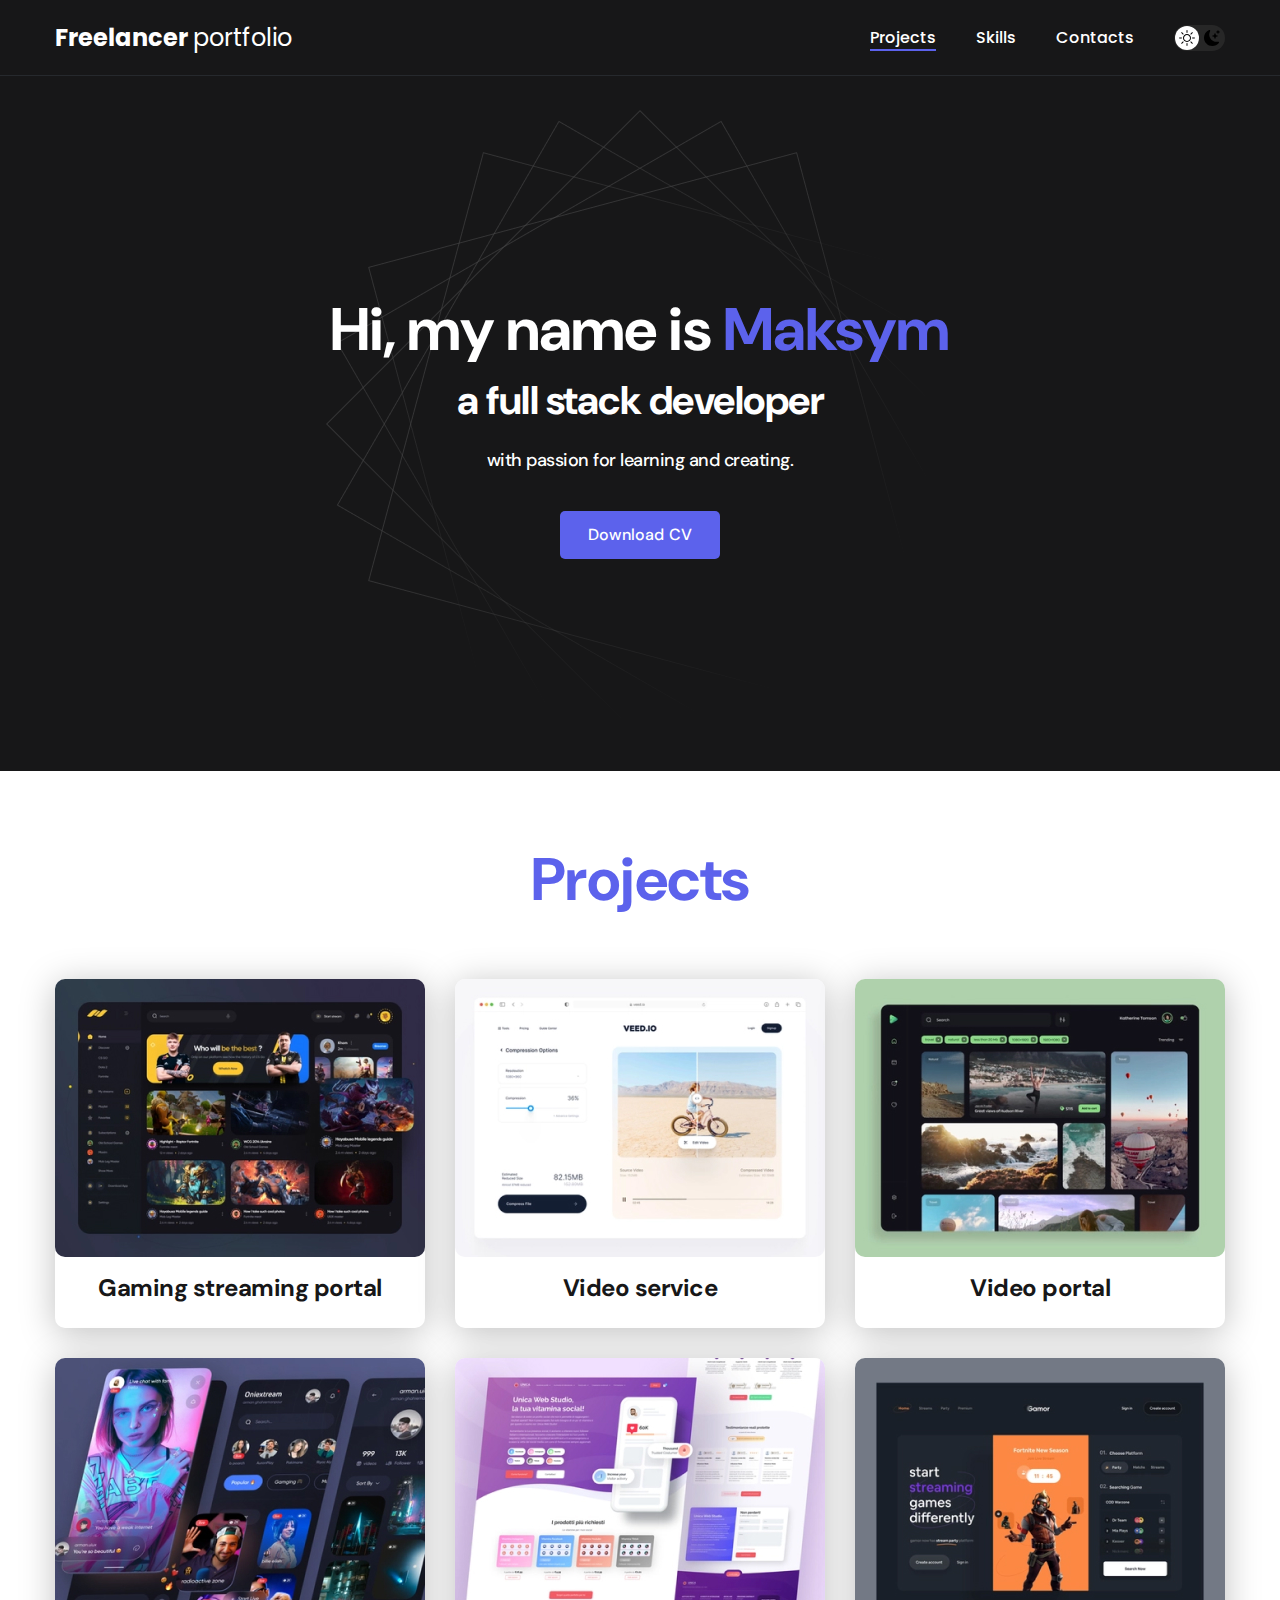
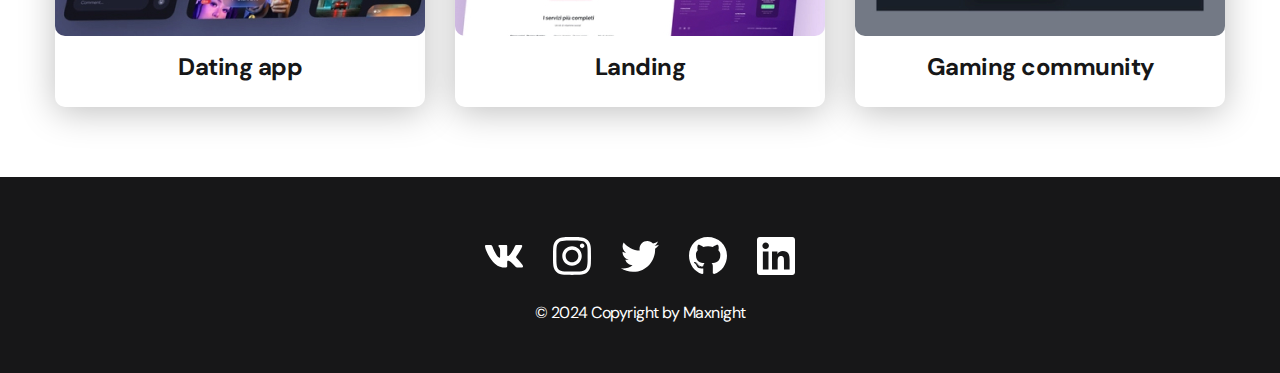
<file: index.html>
<!DOCTYPE html>
<html lang="en">

<head>
    <meta charset="UTF-8">
    <meta name="viewport" content="width=device-width, initial-scale=1.0">
    <title>Freelancer Portfolio</title>

    <link rel="stylesheet" href="./css/main.css">
</head>

<body>

    <nav class="nav">
        <div class="container">
            <div class="nav-row">
                <a href="" class="logo"><strong>Freelancer </strong>portfolio</a>

                <button class="dark-mode-btn">
                    <img class="dark-mode-btn__icon" src="./img/icons/sun.svg" alt="Light mode">
                    <img class="dark-mode-btn__icon" src="./img/icons/moon.svg" alt="Dark mode">
                </button>
                <ul class="nav-list">
                    <li class="nav-list__item">
                        <a class="nav-list__link nav-list__link--active" href="./index.html">Projects</a>
                    </li>
                    <li class="nav-list__item">
                        <a class="nav-list__link" href="./skills.html">Skills</a>
                    </li>
                    <li class="nav-list__item">
                        <a class="nav-list__link" href="./contact.html">Contacts</a>
                    </li>
                </ul>
            </div>
        </div>
    </nav>

    <header class="header">
        <div class="header__wrapper">
            <h1 class="header__title">
                <strong>Hi, my name is <em>Maksym</em></strong><br>
                a full stack developer
            </h1>

            <div class="header__text">
                <p>with passion for learning and creating.</p>
            </div>
            <a href="#!" class="btn">Download CV</a>
        </div>
    </header>


    <main class="section">
        <div class="container">
            <h2 class="title-1">Projects</h2>
            <ul class="projects">
                <li class="project">
                    <a href="./project-page-1.html">
                        <img class="project__img" src="./img/projects/01.jpg" alt="">
                        <h3 class="project__title">Gaming streaming portal</h3>
                    </a>
                </li>
                <li class="project">
                    <a href="./project-page-2.html">
                        <img class="project__img" src="./img/projects/02.jpg" alt="">
                        <h3 class="project__title">Video service</h3>
                    </a>
                </li>
                <li class="project">
                    <a href="./project-page-3.html">
                        <img class="project__img" src="./img/projects/03.jpg" alt="">
                        <h3 class="project__title">Video portal</h3>
                    </a>
                </li>
                <li class="project">
                    <a href="./project-page-4.html">
                        <img class="project__img" src="./img/projects/04.jpg" alt="">
                        <h3 class="project__title">Dating app</h3>
                    </a>
                </li>
                <li class="project">
                    <a href="./project-page-5.html">
                        <img class="project__img" src="./img/projects/05.jpg" alt="">
                        <h3 class="project__title">Landing</h3>
                    </a>
                </li>
                <li class="project">
                    <a href="./project-page-6.html">
                        <img class="project__img" src="./img/projects/06.jpg" alt="">
                        <h3 class="project__title">Gaming community</h3>
                    </a>
                </li>
            </ul>
        </div>
    </main>

    <footer class="footer">
        <div class="container">
            <div class="footer__wrapper">
                <ul class="social">
                    <li class="social__item">
                        <a href="#!">
                            <img alt="Link" src="./img/icons/vk.svg">
                        </a>
                    </li>
                    <li class="social__item">
                        <a href="#!">
                            <img alt="Link" src="./img/icons/instagram.svg">
                        </a>
                    </li>
                    <li class="social__item">
                        <a href="#!">
                            <img alt="Link" src="./img/icons/twitter.svg">
                        </a>
                    </li>
                    <li class="social__item">
                        <a href="#!">
                            <img alt="Link" src="./img/icons/gitHub.svg">
                        </a>
                    </li>
                    <li class="social__item">
                        <a href="#!">
                            <img alt="Link" src="./img/icons/linkedIn.svg">
                        </a>
                    </li>
                </ul>
                <div class="copyright">
                    <p>© 2024 Copyright by Maxnight</p>
                </div>
            </div>
        </div>
    </footer>

    <script src="./js/main.js"></script>

</body>

</html>
</file>
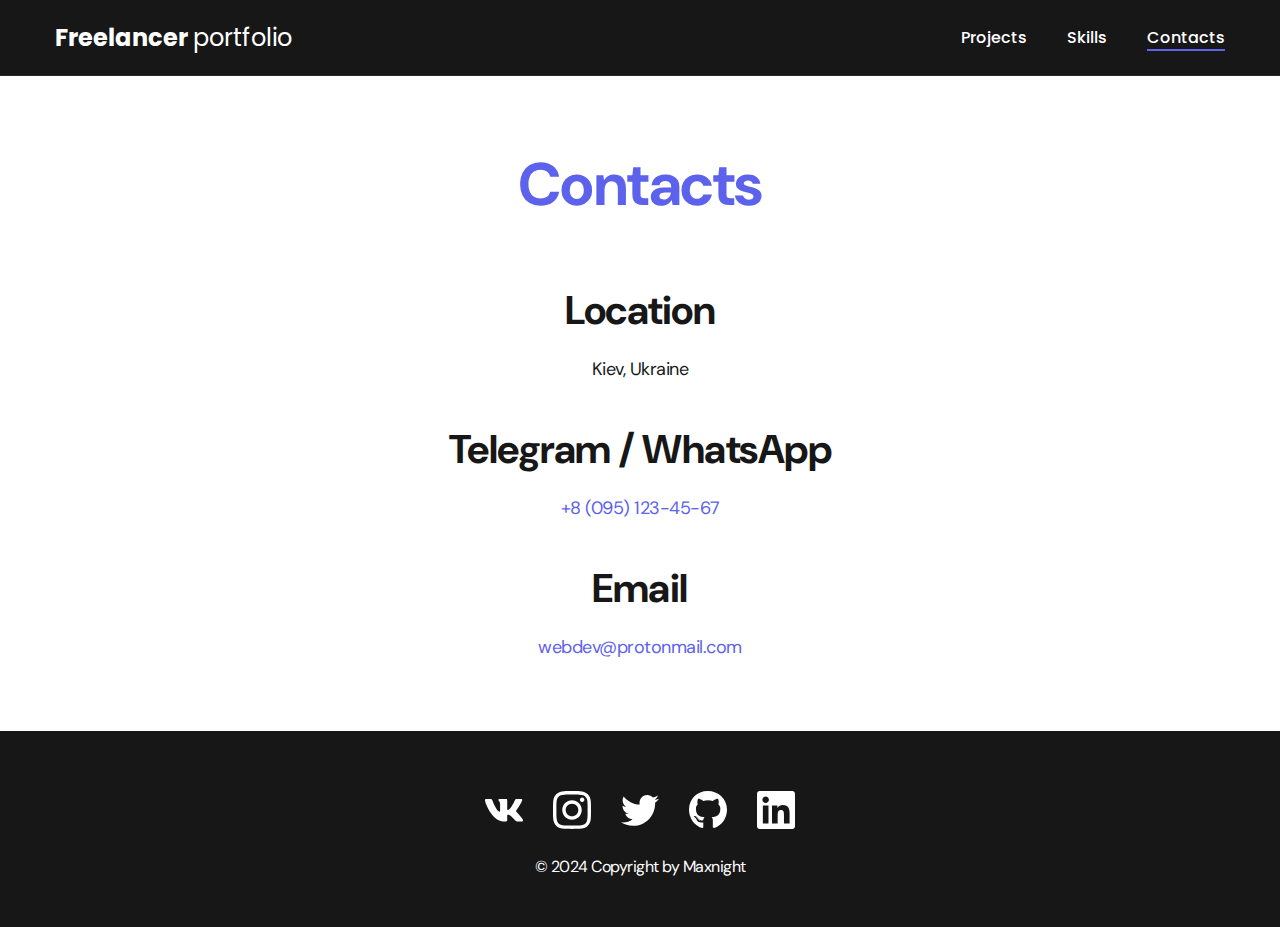
<file: contact.html>
<!DOCTYPE html>
<html lang="en">

<head>
    <meta charset="UTF-8">
    <meta name="viewport" content="width=device-width, initial-scale=1.0">
    <title>Freelancer Portfolio</title>

    <link rel="stylesheet" href="./css/main.css">
</head>

<body>
    <nav class="nav">
        <div class="container">
            <div class="nav-row">
                <a href="" class="logo"><strong>Freelancer </strong>portfolio</a>
                <ul class="nav-list">
                    <li class="nav-list__item">
                        <a class="nav-list__link " href="./index.html">Projects</a>
                    </li>
                    <li class="nav-list__item">
                        <a class="nav-list__link " href="./skills.html">Skills</a>
                    </li>
                    <li class="nav-list__item">
                        <a class="nav-list__link nav-list__link--active" href="./contact.html">Contacts</a>
                    </li>
                </ul>
            </div>
        </div>
    </nav>


    <main class="section">
        <div class="container">
            <h1 class="title-1">Contacts</h1>
            <ul class="content-list">
                <li class="content-list__item">
                    <h2 class="title-2">Location</h2>
                    <p>Kiev, Ukraine</p>
                </li>
                <li class="content-list__item">
                    <h2 class="title-2">Telegram / WhatsApp</h2>
                    <p><a href="">+8 (095) 123-45-67</a></p>
                </li>
                <li class="content-list__item">
                    <h2 class="title-2">Email</h2>
                    <p><a href="">webdev@protonmail.com</a></p>
                </li>
            </ul>
        </div>
    </main>

    <footer class="footer">
        <div class="container">
            <div class="footer__wrapper">
                <ul class="social">
                    <li class="social__item">
                        <a href="#!">
                            <img alt="Link" src="./img/icons/vk.svg">
                        </a>
                    </li>
                    <li class="social__item">
                        <a href="#!">
                            <img alt="Link" src="./img/icons/instagram.svg">
                        </a>
                    </li>
                    <li class="social__item">
                        <a href="#!">
                            <img alt="Link" src="./img/icons/twitter.svg">
                        </a>
                    </li>
                    <li class="social__item">
                        <a href="#!">
                            <img alt="Link" src="./img/icons/gitHub.svg">
                        </a>
                    </li>
                    <li class="social__item">
                        <a href="#!">
                            <img alt="Link" src="./img/icons/linkedIn.svg">
                        </a>
                    </li>
                </ul>
                <div class="copyright">
                    <p>© 2024 Copyright by Maxnight</p>
                </div>
            </div>
        </div>
    </footer>

</body>

</html>
</file>
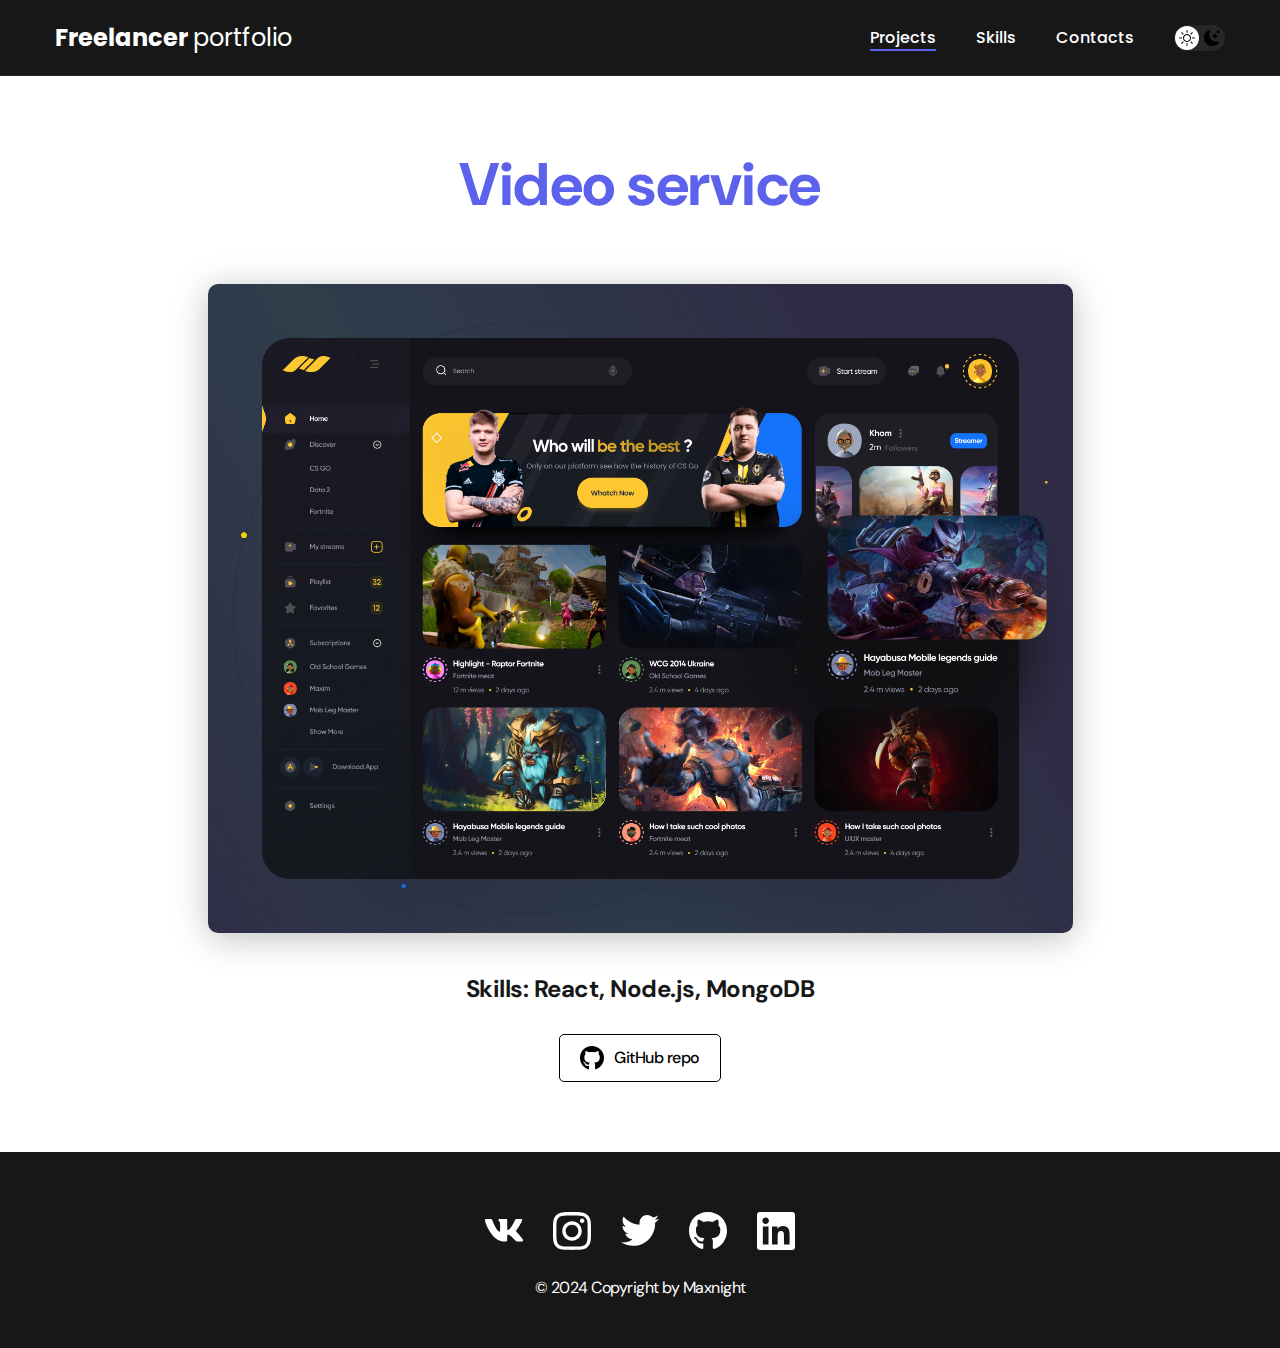
<file: project-page-1.html>
<!DOCTYPE html>
<html lang="en">

<head>
    <meta charset="UTF-8">
    <meta name="viewport" content="width=device-width, initial-scale=1.0">
    <title>Freelancer Portfolio</title>

    <link rel="stylesheet" href="./css/main.css">
</head>

<body>
    <nav class="nav">
        <div class="container">
            <div class="nav-row">
                <a href="" class="logo"><strong>Freelancer </strong>portfolio</a>
                <button class="dark-mode-btn">
                    <img class="dark-mode-btn__icon" src="./img/icons/sun.svg" alt="Light mode">
                    <img class="dark-mode-btn__icon" src="./img/icons/moon.svg" alt="Dark mode">
                </button>
                <ul class="nav-list">
                    <li class="nav-list__item">
                        <a class="nav-list__link nav-list__link--active" href="./index.html">Projects</a>
                    </li>
                    <li class="nav-list__item">
                        <a class="nav-list__link" href="./skills.html">Skills</a>
                    </li>
                    <li class="nav-list__item">
                        <a class="nav-list__link" href="./contact.html">Contacts</a>
                    </li>
                </ul>
            </div>
        </div>
    </nav>


    <main class="section">
        <div class="container">
            <div class="project-details">
                <h1 class="title-1">Video service</h1>
                <img class="project-details__cover" src="./img/projects/01-big.jpg" alt="">
                <div class="project-details__desc">
                    <p>Skills: React, Node.js, MongoDB</p>
                </div>
                <a href="#!" class="btn-outline">
                    <img src="./img/icons/gitHub-black.svg" alt="">
                    GitHub repo
                </a>
            </div>
        </div>
    </main>

    <footer class="footer">
        <div class="container">
            <div class="footer__wrapper">
                <ul class="social">
                    <li class="social__item">
                        <a href="#!">
                            <img alt="Link" src="./img/icons/vk.svg">
                        </a>
                    </li>
                    <li class="social__item">
                        <a href="#!">
                            <img alt="Link" src="./img/icons/instagram.svg">
                        </a>
                    </li>
                    <li class="social__item">
                        <a href="#!">
                            <img alt="Link" src="./img/icons/twitter.svg">
                        </a>
                    </li>
                    <li class="social__item">
                        <a href="#!">
                            <img alt="Link" src="./img/icons/gitHub.svg">
                        </a>
                    </li>
                    <li class="social__item">
                        <a href="#!">
                            <img alt="Link" src="./img/icons/linkedIn.svg">
                        </a>
                    </li>
                </ul>
                <div class="copyright">
                    <p>© 2024 Copyright by Maxnight</p>
                </div>
            </div>
        </div>
    </footer>
    <script src="./js/main.js"></script>
</body>

</html>
</file>
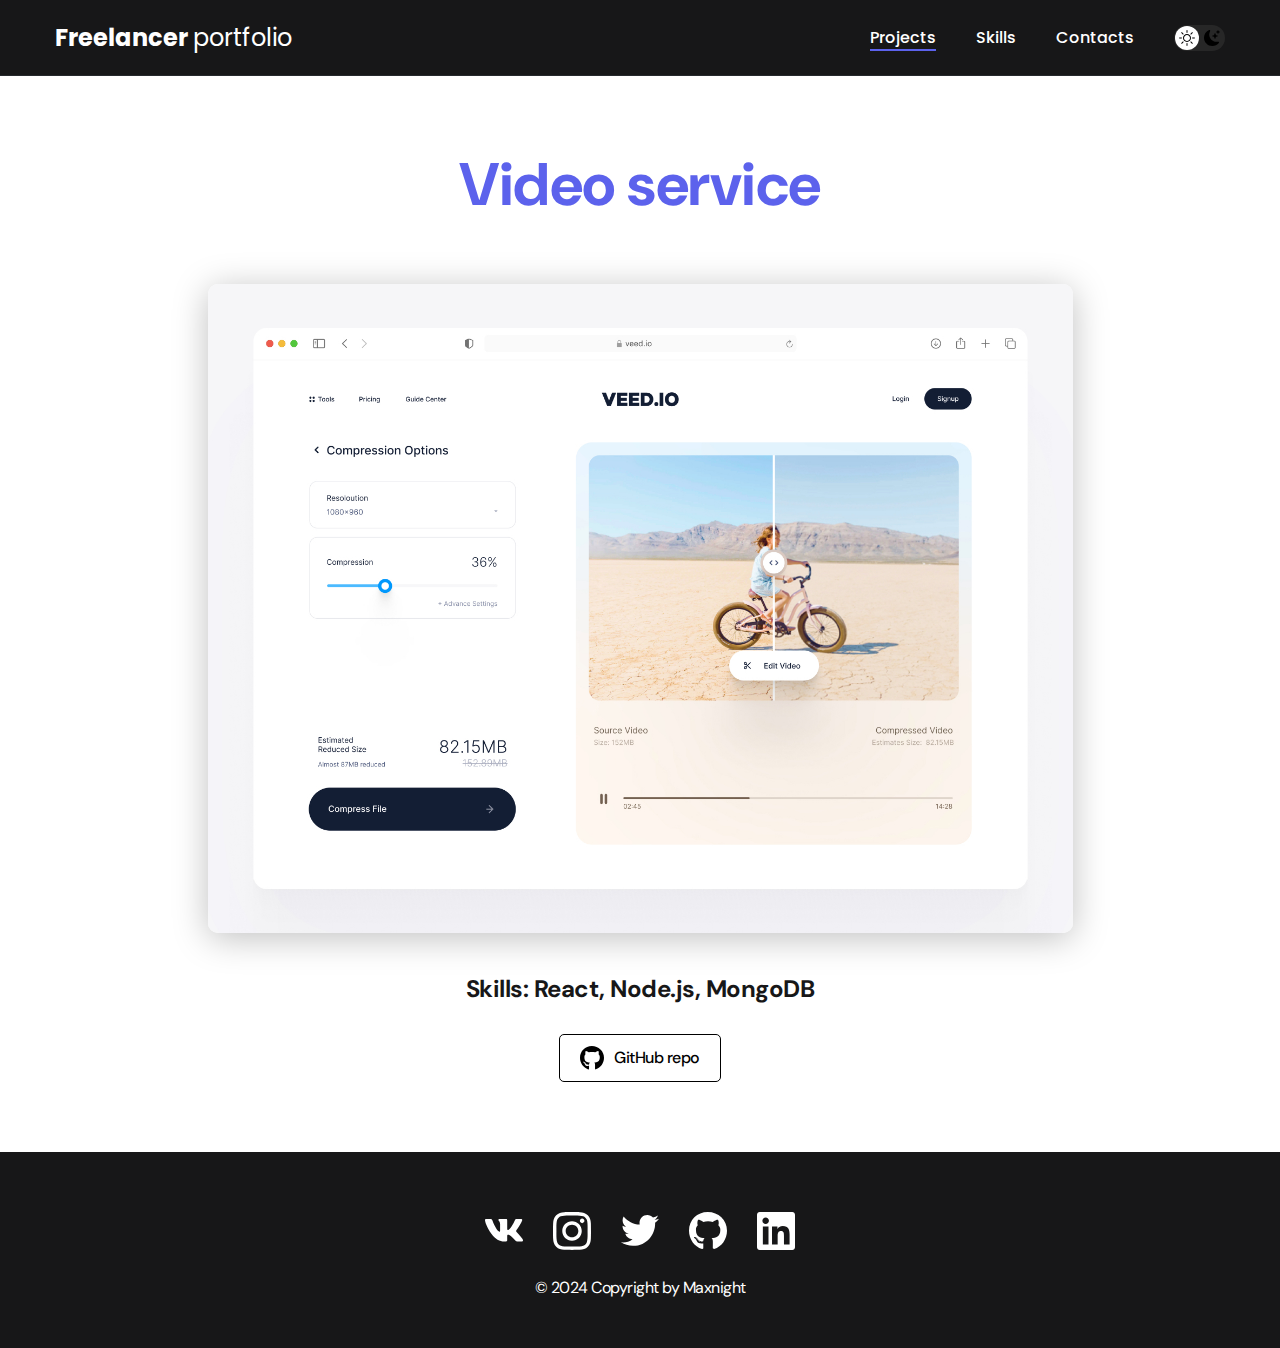
<file: project-page-2.html>
<!DOCTYPE html>
<html lang="en">

<head>
    <meta charset="UTF-8">
    <meta name="viewport" content="width=device-width, initial-scale=1.0">
    <title>Freelancer Portfolio</title>

    <link rel="stylesheet" href="./css/main.css">
</head>

<body>
    <nav class="nav">
        <div class="container">
            <div class="nav-row">
                <a href="" class="logo"><strong>Freelancer </strong>portfolio</a>
                <button class="dark-mode-btn">
                    <img class="dark-mode-btn__icon" src="./img/icons/sun.svg" alt="Light mode">
                    <img class="dark-mode-btn__icon" src="./img/icons/moon.svg" alt="Dark mode">
                </button>
                <ul class="nav-list">
                    <li class="nav-list__item">
                        <a class="nav-list__link nav-list__link--active" href="./index.html">Projects</a>
                    </li>
                    <li class="nav-list__item">
                        <a class="nav-list__link" href="./skills.html">Skills</a>
                    </li>
                    <li class="nav-list__item">
                        <a class="nav-list__link" href="./contact.html">Contacts</a>
                    </li>
                </ul>
            </div>
        </div>
    </nav>


    <main class="section">
        <div class="container">
            <div class="project-details">
                <h1 class="title-1">Video service</h1>
                <img class="project-details__cover" src="./img/projects/02-big.jpg" alt="">
                <div class="project-details__desc">
                    <p>Skills: React, Node.js, MongoDB</p>
                </div>
                <a href="#!" class="btn-outline">
                    <img src="./img/icons/gitHub-black.svg" alt="">
                    GitHub repo
                </a>
            </div>
        </div>
    </main>

    <footer class="footer">
        <div class="container">
            <div class="footer__wrapper">
                <ul class="social">
                    <li class="social__item">
                        <a href="#!">
                            <img alt="Link" src="./img/icons/vk.svg">
                        </a>
                    </li>
                    <li class="social__item">
                        <a href="#!">
                            <img alt="Link" src="./img/icons/instagram.svg">
                        </a>
                    </li>
                    <li class="social__item">
                        <a href="#!">
                            <img alt="Link" src="./img/icons/twitter.svg">
                        </a>
                    </li>
                    <li class="social__item">
                        <a href="#!">
                            <img alt="Link" src="./img/icons/gitHub.svg">
                        </a>
                    </li>
                    <li class="social__item">
                        <a href="#!">
                            <img alt="Link" src="./img/icons/linkedIn.svg">
                        </a>
                    </li>
                </ul>
                <div class="copyright">
                    <p>© 2024 Copyright by Maxnight</p>
                </div>
            </div>
        </div>
    </footer>
    <script src="./js/main.js"></script>
</body>

</html>
</file>
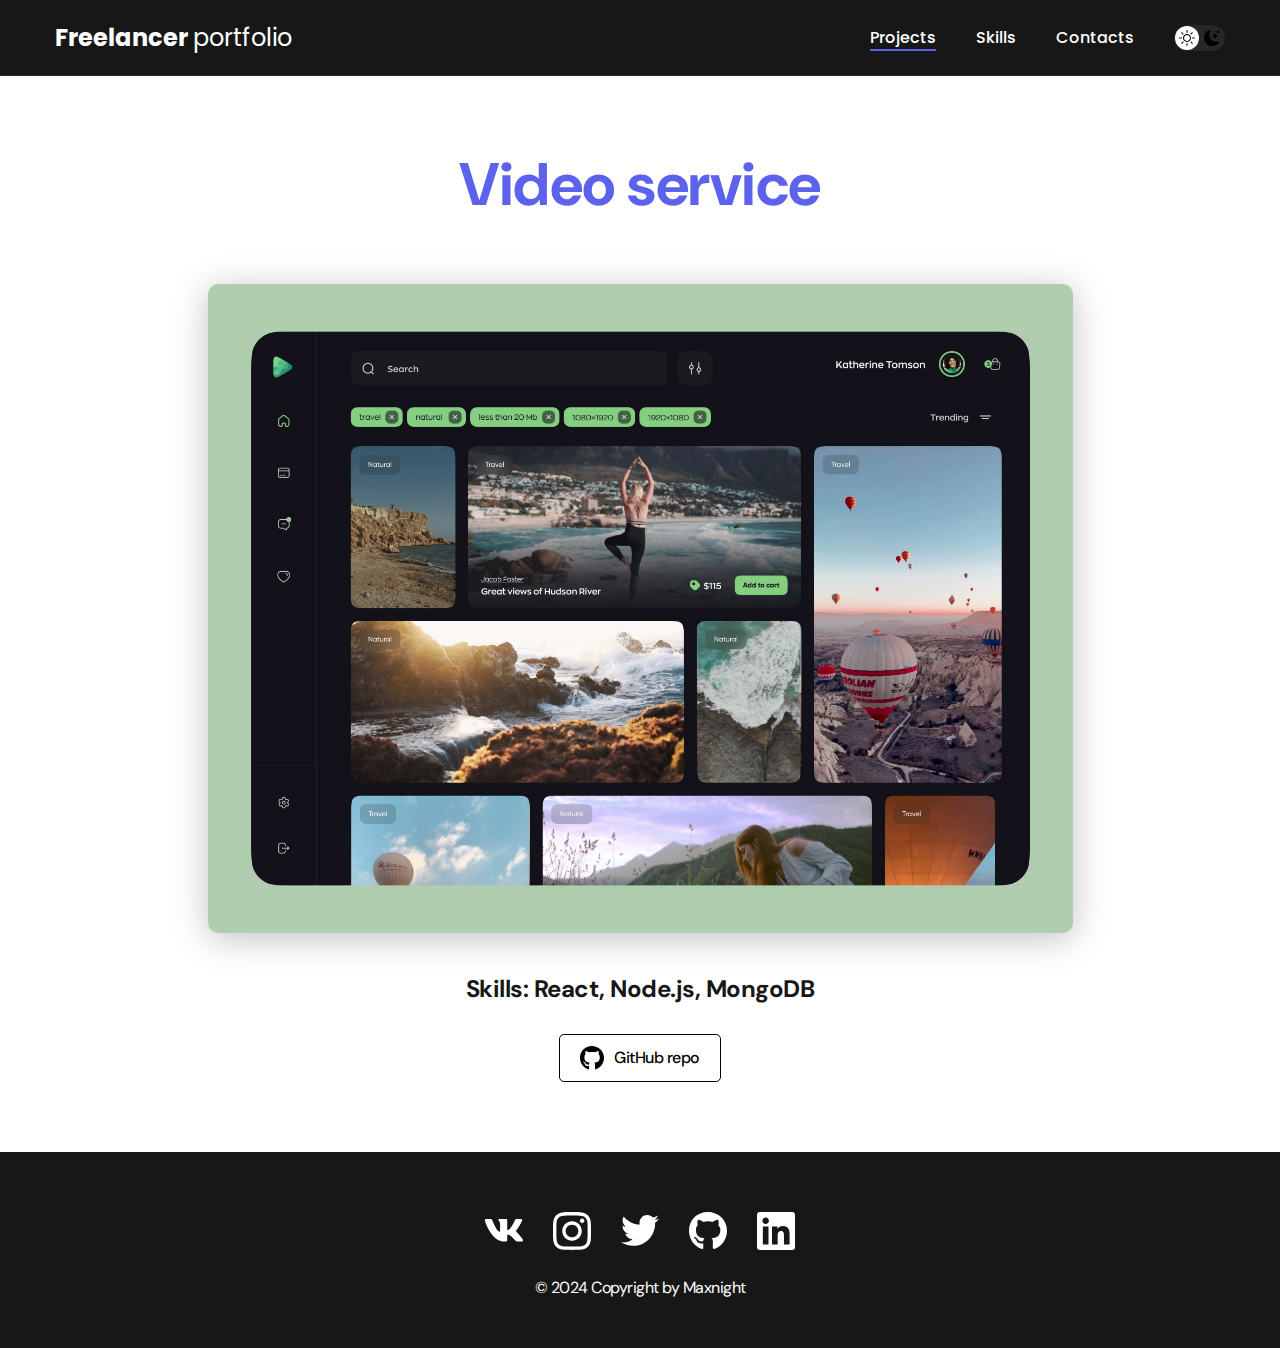
<file: project-page-3.html>
<!DOCTYPE html>
<html lang="en">

<head>
    <meta charset="UTF-8">
    <meta name="viewport" content="width=device-width, initial-scale=1.0">
    <title>Freelancer Portfolio</title>

    <link rel="stylesheet" href="./css/main.css">
</head>

<body>
    <nav class="nav">
        <div class="container">
            <div class="nav-row">
                <a href="" class="logo"><strong>Freelancer </strong>portfolio</a>
                <button class="dark-mode-btn">
                    <img class="dark-mode-btn__icon" src="./img/icons/sun.svg" alt="Light mode">
                    <img class="dark-mode-btn__icon" src="./img/icons/moon.svg" alt="Dark mode">
                </button>
                <ul class="nav-list">
                    <li class="nav-list__item">
                        <a class="nav-list__link nav-list__link--active" href="./index.html">Projects</a>
                    </li>
                    <li class="nav-list__item">
                        <a class="nav-list__link" href="./skills.html">Skills</a>
                    </li>
                    <li class="nav-list__item">
                        <a class="nav-list__link" href="./contact.html">Contacts</a>
                    </li>
                </ul>
            </div>
        </div>
    </nav>


    <main class="section">
        <div class="container">
            <div class="project-details">
                <h1 class="title-1">Video service</h1>
                <img class="project-details__cover" src="./img/projects/03-big.jpg" alt="">
                <div class="project-details__desc">
                    <p>Skills: React, Node.js, MongoDB</p>
                </div>
                <a href="#!" class="btn-outline">
                    <img src="./img/icons/gitHub-black.svg" alt="">
                    GitHub repo
                </a>
            </div>
        </div>
    </main>

    <footer class="footer">
        <div class="container">
            <div class="footer__wrapper">
                <ul class="social">
                    <li class="social__item">
                        <a href="#!">
                            <img alt="Link" src="./img/icons/vk.svg">
                        </a>
                    </li>
                    <li class="social__item">
                        <a href="#!">
                            <img alt="Link" src="./img/icons/instagram.svg">
                        </a>
                    </li>
                    <li class="social__item">
                        <a href="#!">
                            <img alt="Link" src="./img/icons/twitter.svg">
                        </a>
                    </li>
                    <li class="social__item">
                        <a href="#!">
                            <img alt="Link" src="./img/icons/gitHub.svg">
                        </a>
                    </li>
                    <li class="social__item">
                        <a href="#!">
                            <img alt="Link" src="./img/icons/linkedIn.svg">
                        </a>
                    </li>
                </ul>
                <div class="copyright">
                    <p>© 2024 Copyright by Maxnight</p>
                </div>
            </div>
        </div>
    </footer>
    <script src="./js/main.js"></script>
</body>

</html>
</file>
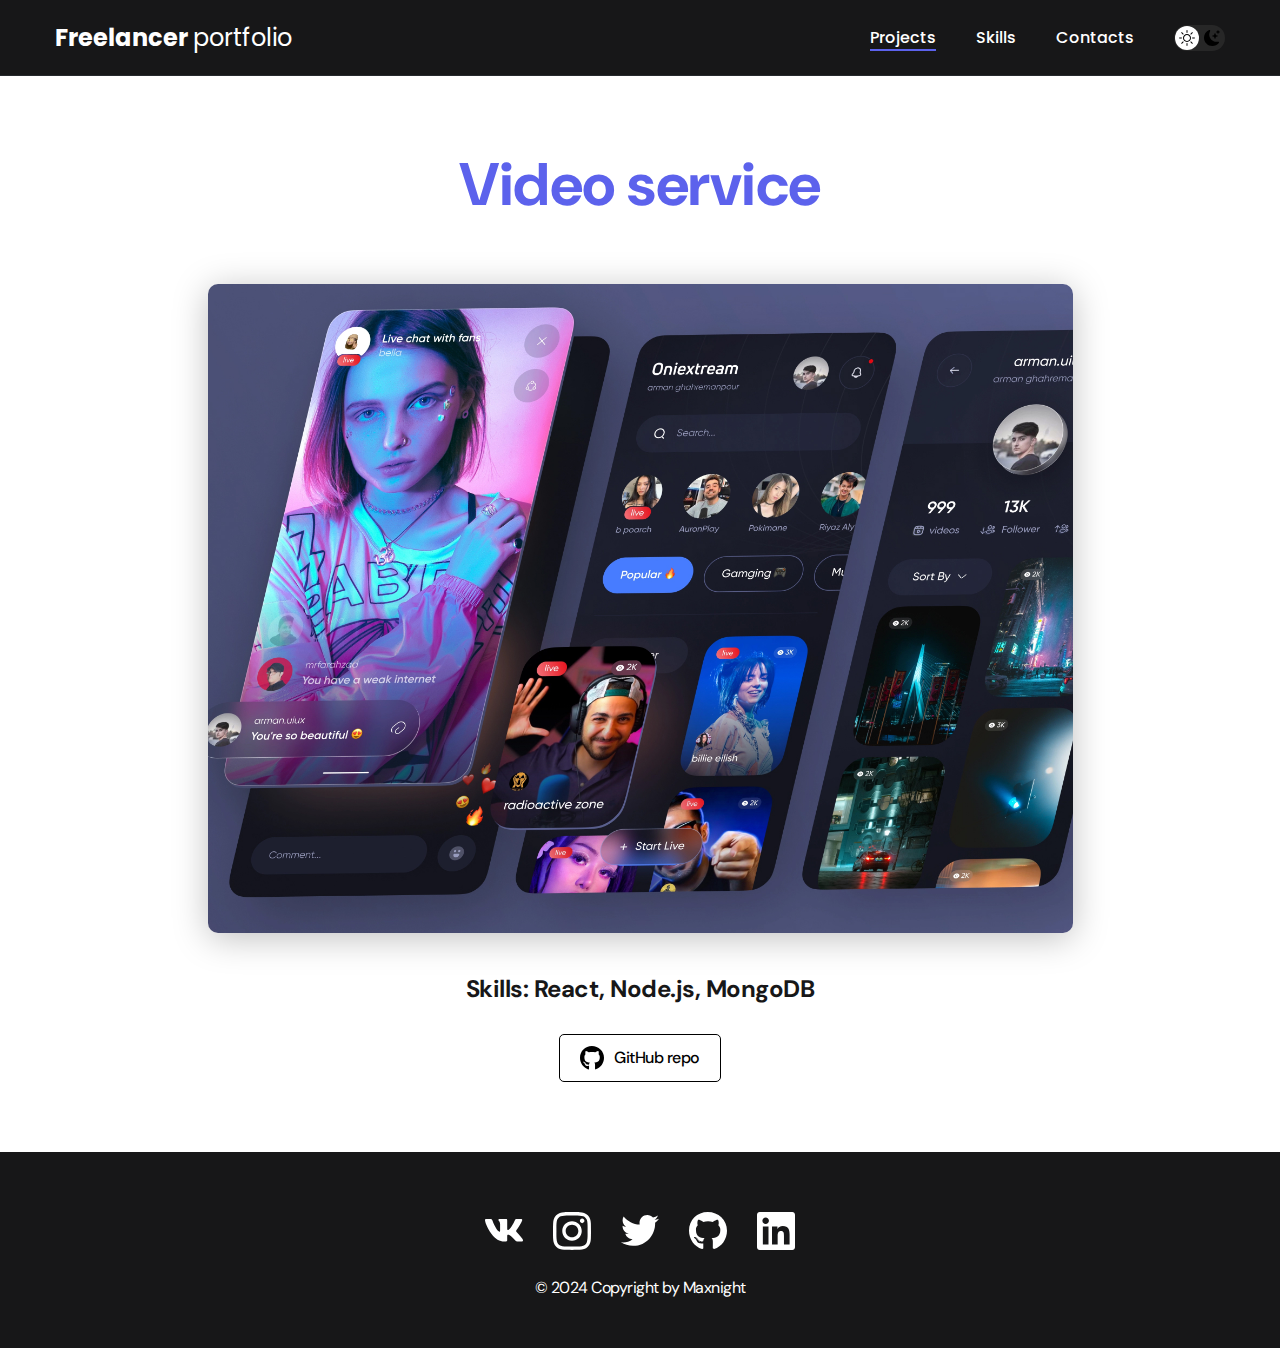
<file: project-page-4.html>
<!DOCTYPE html>
<html lang="en">

<head>
    <meta charset="UTF-8">
    <meta name="viewport" content="width=device-width, initial-scale=1.0">
    <title>Freelancer Portfolio</title>

    <link rel="stylesheet" href="./css/main.css">
</head>

<body>
    <nav class="nav">
        <div class="container">
            <div class="nav-row">
                <a href="" class="logo"><strong>Freelancer </strong>portfolio</a>
                <button class="dark-mode-btn">
                    <img class="dark-mode-btn__icon" src="./img/icons/sun.svg" alt="Light mode">
                    <img class="dark-mode-btn__icon" src="./img/icons/moon.svg" alt="Dark mode">
                </button>
                <ul class="nav-list">
                    <li class="nav-list__item">
                        <a class="nav-list__link nav-list__link--active" href="./index.html">Projects</a>
                    </li>
                    <li class="nav-list__item">
                        <a class="nav-list__link" href="./skills.html">Skills</a>
                    </li>
                    <li class="nav-list__item">
                        <a class="nav-list__link" href="./contact.html">Contacts</a>
                    </li>
                </ul>
            </div>
        </div>
    </nav>


    <main class="section">
        <div class="container">
            <div class="project-details">
                <h1 class="title-1">Video service</h1>
                <img class="project-details__cover" src="./img/projects/04-big.jpg" alt="">
                <div class="project-details__desc">
                    <p>Skills: React, Node.js, MongoDB</p>
                </div>
                <a href="#!" class="btn-outline">
                    <img src="./img/icons/gitHub-black.svg" alt="">
                    GitHub repo
                </a>
            </div>
        </div>
    </main>

    <footer class="footer">
        <div class="container">
            <div class="footer__wrapper">
                <ul class="social">
                    <li class="social__item">
                        <a href="#!">
                            <img alt="Link" src="./img/icons/vk.svg">
                        </a>
                    </li>
                    <li class="social__item">
                        <a href="#!">
                            <img alt="Link" src="./img/icons/instagram.svg">
                        </a>
                    </li>
                    <li class="social__item">
                        <a href="#!">
                            <img alt="Link" src="./img/icons/twitter.svg">
                        </a>
                    </li>
                    <li class="social__item">
                        <a href="#!">
                            <img alt="Link" src="./img/icons/gitHub.svg">
                        </a>
                    </li>
                    <li class="social__item">
                        <a href="#!">
                            <img alt="Link" src="./img/icons/linkedIn.svg">
                        </a>
                    </li>
                </ul>
                <div class="copyright">
                    <p>© 2024 Copyright by Maxnight</p>
                </div>
            </div>
        </div>
    </footer>
    <script src="./js/main.js"></script>
</body>

</html>
</file>
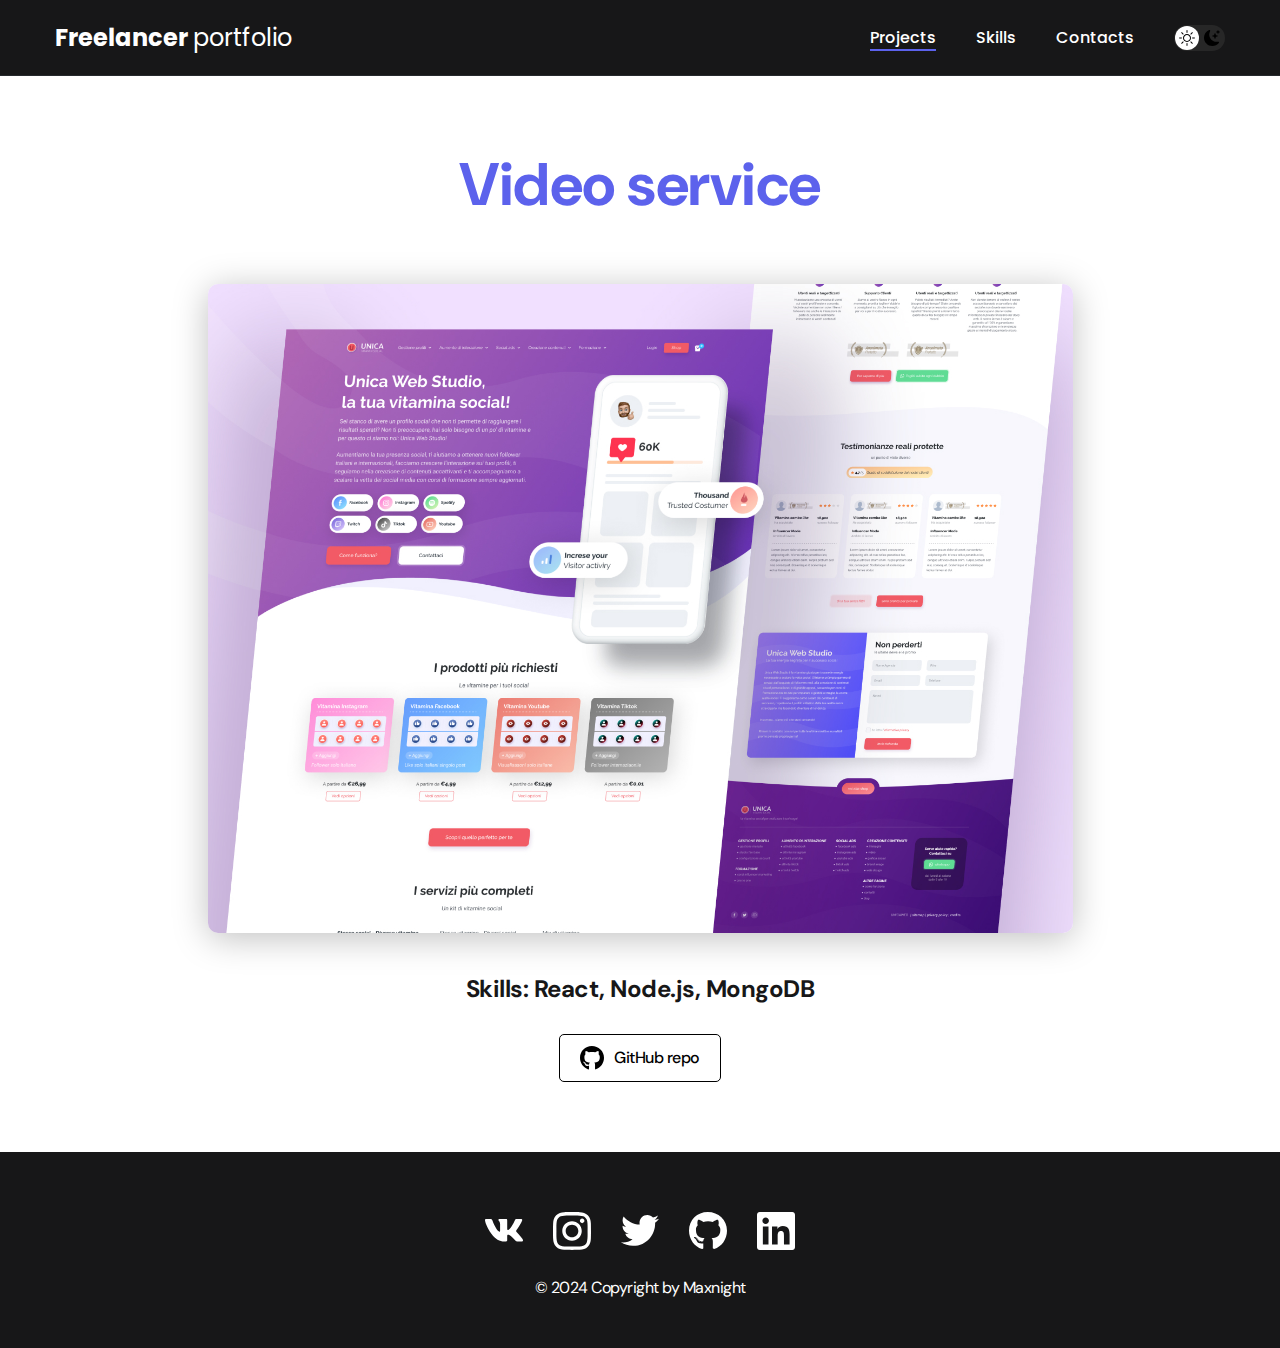
<file: project-page-5.html>
<!DOCTYPE html>
<html lang="en">

<head>
    <meta charset="UTF-8">
    <meta name="viewport" content="width=device-width, initial-scale=1.0">
    <title>Freelancer Portfolio</title>

    <link rel="stylesheet" href="./css/main.css">
</head>

<body>
    <nav class="nav">
        <div class="container">
            <div class="nav-row">
                <a href="" class="logo"><strong>Freelancer </strong>portfolio</a>
                <button class="dark-mode-btn">
                    <img class="dark-mode-btn__icon" src="./img/icons/sun.svg" alt="Light mode">
                    <img class="dark-mode-btn__icon" src="./img/icons/moon.svg" alt="Dark mode">
                </button>
                <ul class="nav-list">
                    <li class="nav-list__item">
                        <a class="nav-list__link nav-list__link--active" href="./index.html">Projects</a>
                    </li>
                    <li class="nav-list__item">
                        <a class="nav-list__link" href="./skills.html">Skills</a>
                    </li>
                    <li class="nav-list__item">
                        <a class="nav-list__link" href="./contact.html">Contacts</a>
                    </li>
                </ul>
            </div>
        </div>
    </nav>


    <main class="section">
        <div class="container">
            <div class="project-details">
                <h1 class="title-1">Video service</h1>
                <img class="project-details__cover" src="./img/projects/05-big.jpg" alt="">
                <div class="project-details__desc">
                    <p>Skills: React, Node.js, MongoDB</p>
                </div>
                <a href="#!" class="btn-outline">
                    <img src="./img/icons/gitHub-black.svg" alt="">
                    GitHub repo
                </a>
            </div>
        </div>
    </main>

    <footer class="footer">
        <div class="container">
            <div class="footer__wrapper">
                <ul class="social">
                    <li class="social__item">
                        <a href="#!">
                            <img alt="Link" src="./img/icons/vk.svg">
                        </a>
                    </li>
                    <li class="social__item">
                        <a href="#!">
                            <img alt="Link" src="./img/icons/instagram.svg">
                        </a>
                    </li>
                    <li class="social__item">
                        <a href="#!">
                            <img alt="Link" src="./img/icons/twitter.svg">
                        </a>
                    </li>
                    <li class="social__item">
                        <a href="#!">
                            <img alt="Link" src="./img/icons/gitHub.svg">
                        </a>
                    </li>
                    <li class="social__item">
                        <a href="#!">
                            <img alt="Link" src="./img/icons/linkedIn.svg">
                        </a>
                    </li>
                </ul>
                <div class="copyright">
                    <p>© 2024 Copyright by Maxnight</p>
                </div>
            </div>
        </div>
    </footer>
    <script src="./js/main.js"></script>
</body>

</html>
</file>
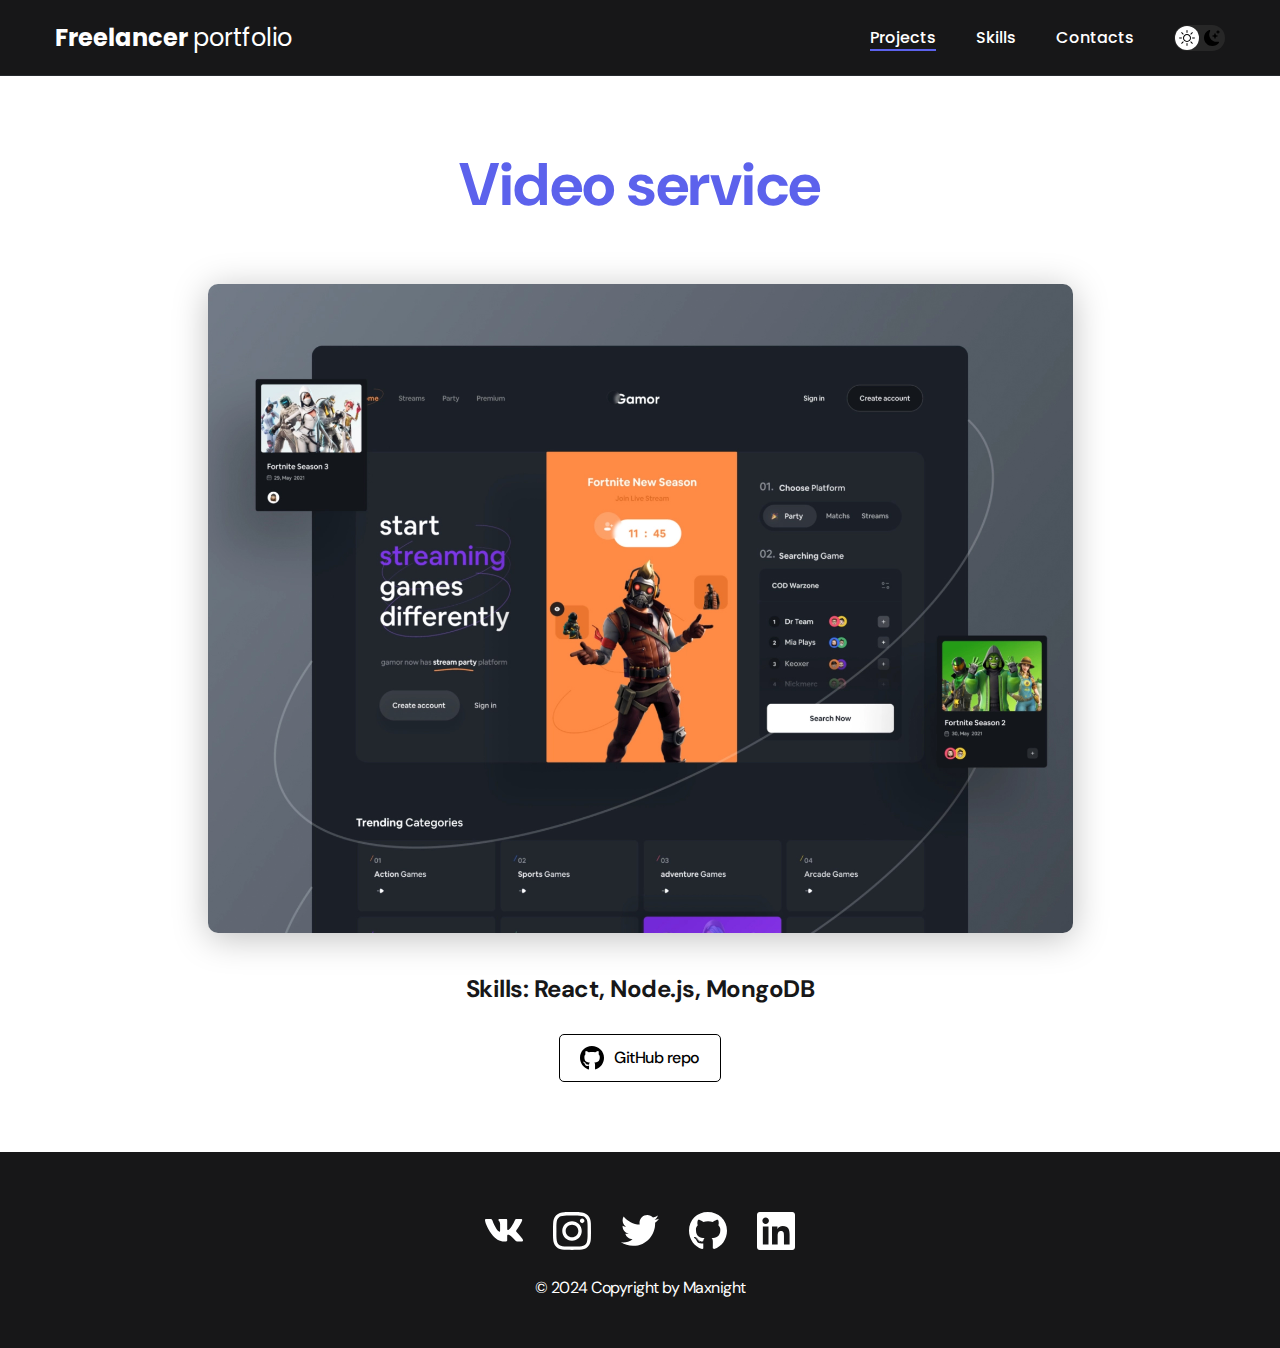
<file: project-page-6.html>
<!DOCTYPE html>
<html lang="en">

<head>
    <meta charset="UTF-8">
    <meta name="viewport" content="width=device-width, initial-scale=1.0">
    <title>Freelancer Portfolio</title>

    <link rel="stylesheet" href="./css/main.css">
</head>

<body>
    <nav class="nav">
        <div class="container">
            <div class="nav-row">
                <a href="" class="logo"><strong>Freelancer </strong>portfolio</a>
                <button class="dark-mode-btn">
                    <img class="dark-mode-btn__icon" src="./img/icons/sun.svg" alt="Light mode">
                    <img class="dark-mode-btn__icon" src="./img/icons/moon.svg" alt="Dark mode">
                </button>
                <ul class="nav-list">
                    <li class="nav-list__item">
                        <a class="nav-list__link nav-list__link--active" href="./index.html">Projects</a>
                    </li>
                    <li class="nav-list__item">
                        <a class="nav-list__link" href="./skills.html">Skills</a>
                    </li>
                    <li class="nav-list__item">
                        <a class="nav-list__link" href="./contact.html">Contacts</a>
                    </li>
                </ul>
            </div>
        </div>
    </nav>


    <main class="section">
        <div class="container">
            <div class="project-details">
                <h1 class="title-1">Video service</h1>
                <img class="project-details__cover" src="./img/projects/06-big.jpg" alt="">
                <div class="project-details__desc">
                    <p>Skills: React, Node.js, MongoDB</p>
                </div>
                <a href="#!" class="btn-outline">
                    <img src="./img/icons/gitHub-black.svg" alt="">
                    GitHub repo
                </a>
            </div>
        </div>
    </main>

    <footer class="footer">
        <div class="container">
            <div class="footer__wrapper">
                <ul class="social">
                    <li class="social__item">
                        <a href="#!">
                            <img alt="Link" src="./img/icons/vk.svg">
                        </a>
                    </li>
                    <li class="social__item">
                        <a href="#!">
                            <img alt="Link" src="./img/icons/instagram.svg">
                        </a>
                    </li>
                    <li class="social__item">
                        <a href="#!">
                            <img alt="Link" src="./img/icons/twitter.svg">
                        </a>
                    </li>
                    <li class="social__item">
                        <a href="#!">
                            <img alt="Link" src="./img/icons/gitHub.svg">
                        </a>
                    </li>
                    <li class="social__item">
                        <a href="#!">
                            <img alt="Link" src="./img/icons/linkedIn.svg">
                        </a>
                    </li>
                </ul>
                <div class="copyright">
                    <p>© 2024 Copyright by Maxnight</p>
                </div>
            </div>
        </div>
    </footer>
    <script src="./js/main.js"></script>
</body>

</html>
</file>
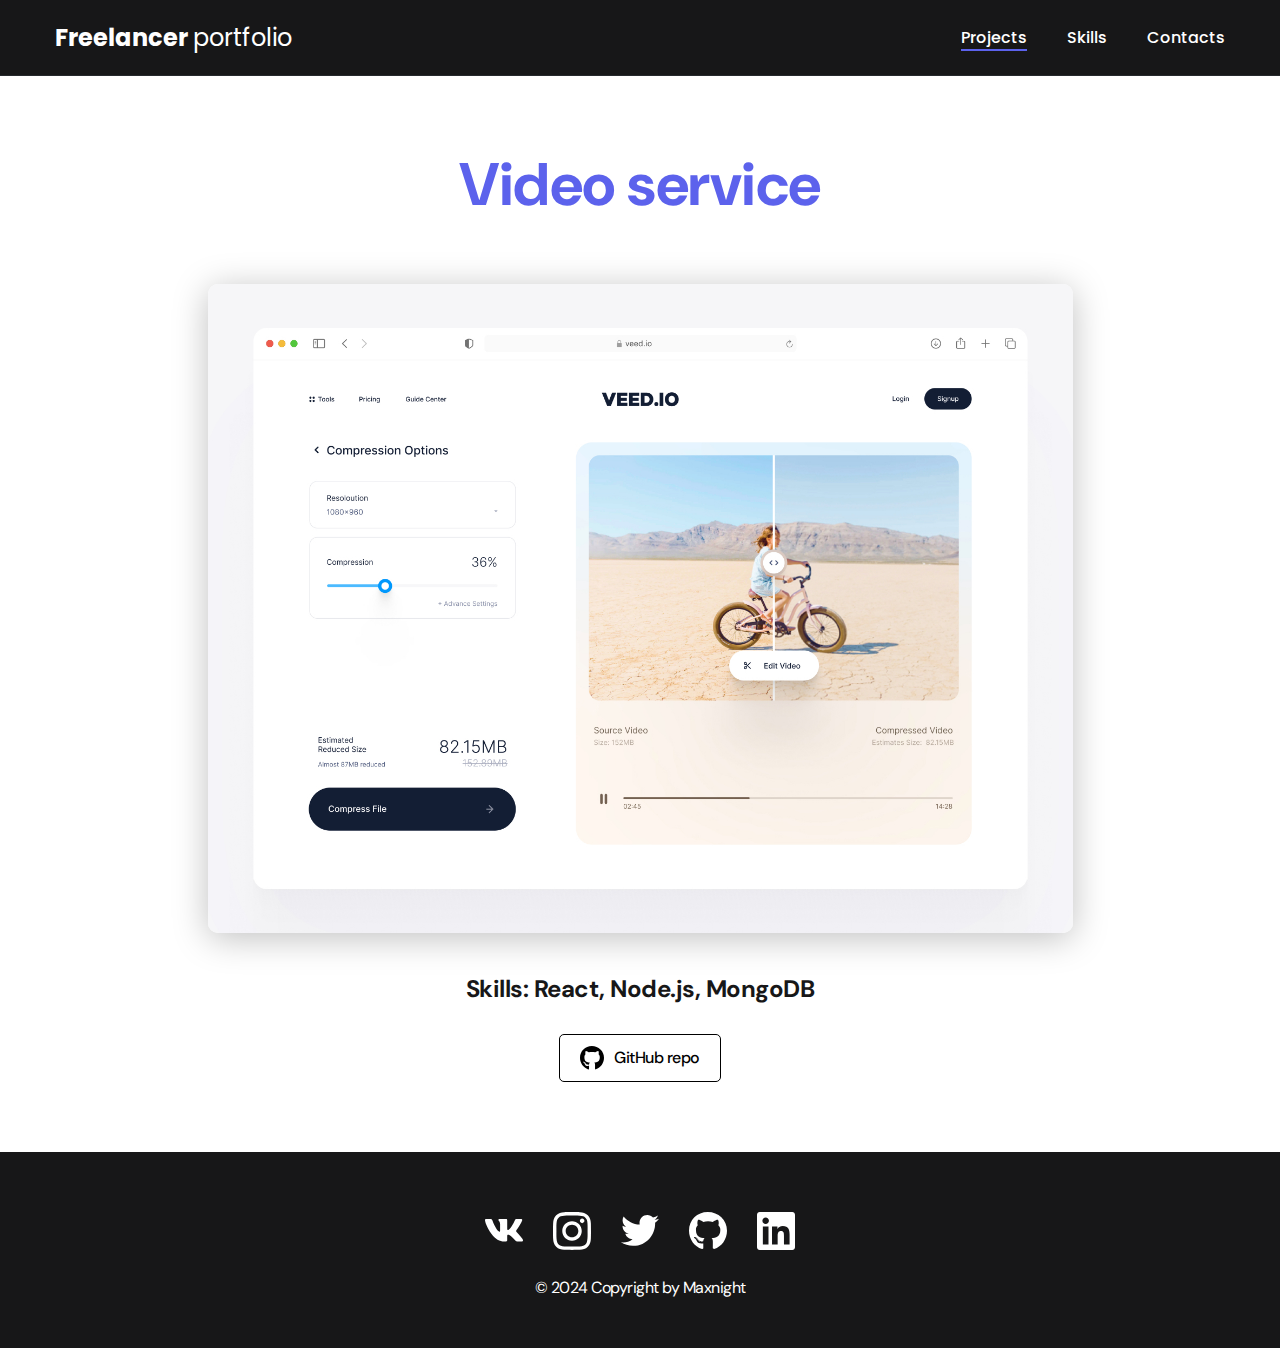
<file: project-page.html>
<!DOCTYPE html>
<html lang="en">

<head>
    <meta charset="UTF-8">
    <meta name="viewport" content="width=device-width, initial-scale=1.0">
    <title>Freelancer Portfolio</title>

    <link rel="stylesheet" href="./css/main.css">
</head>

<body>
    <nav class="nav">
        <div class="container">
            <div class="nav-row">
                <a href="" class="logo"><strong>Freelancer </strong>portfolio</a>
                <ul class="nav-list">
                    <li class="nav-list__item">
                        <a class="nav-list__link nav-list__link--active" href="./index.html">Projects</a>
                    </li>
                    <li class="nav-list__item">
                        <a class="nav-list__link" href="./skills.html">Skills</a>
                    </li>
                    <li class="nav-list__item">
                        <a class="nav-list__link" href="./contact.html">Contacts</a>
                    </li>
                </ul>
            </div>
        </div>
    </nav>


    <main class="section">
        <div class="container">
            <div class="project-details">
                <h1 class="title-1">Video service</h1>
                <img class="project-details__cover" src="./img/projects/02-big.jpg" alt="">
                <div class="project-details__desc">
                    <p>Skills: React, Node.js, MongoDB</p>
                </div>
                <a href="#!" class="btn-outline">
                    <img src="./img/icons/gitHub-black.svg" alt="">
                    GitHub repo
                </a>
            </div>
        </div>
    </main>

    <footer class="footer">
        <div class="container">
            <div class="footer__wrapper">
                <ul class="social">
                    <li class="social__item">
                        <a href="#!">
                            <img alt="Link" src="./img/icons/vk.svg">
                        </a>
                    </li>
                    <li class="social__item">
                        <a href="#!">
                            <img alt="Link" src="./img/icons/instagram.svg">
                        </a>
                    </li>
                    <li class="social__item">
                        <a href="#!">
                            <img alt="Link" src="./img/icons/twitter.svg">
                        </a>
                    </li>
                    <li class="social__item">
                        <a href="#!">
                            <img alt="Link" src="./img/icons/gitHub.svg">
                        </a>
                    </li>
                    <li class="social__item">
                        <a href="#!">
                            <img alt="Link" src="./img/icons/linkedIn.svg">
                        </a>
                    </li>
                </ul>
                <div class="copyright">
                    <p>© 2024 Copyright by Maxnight</p>
                </div>
            </div>
        </div>
    </footer>

</body>

</html>
</file>
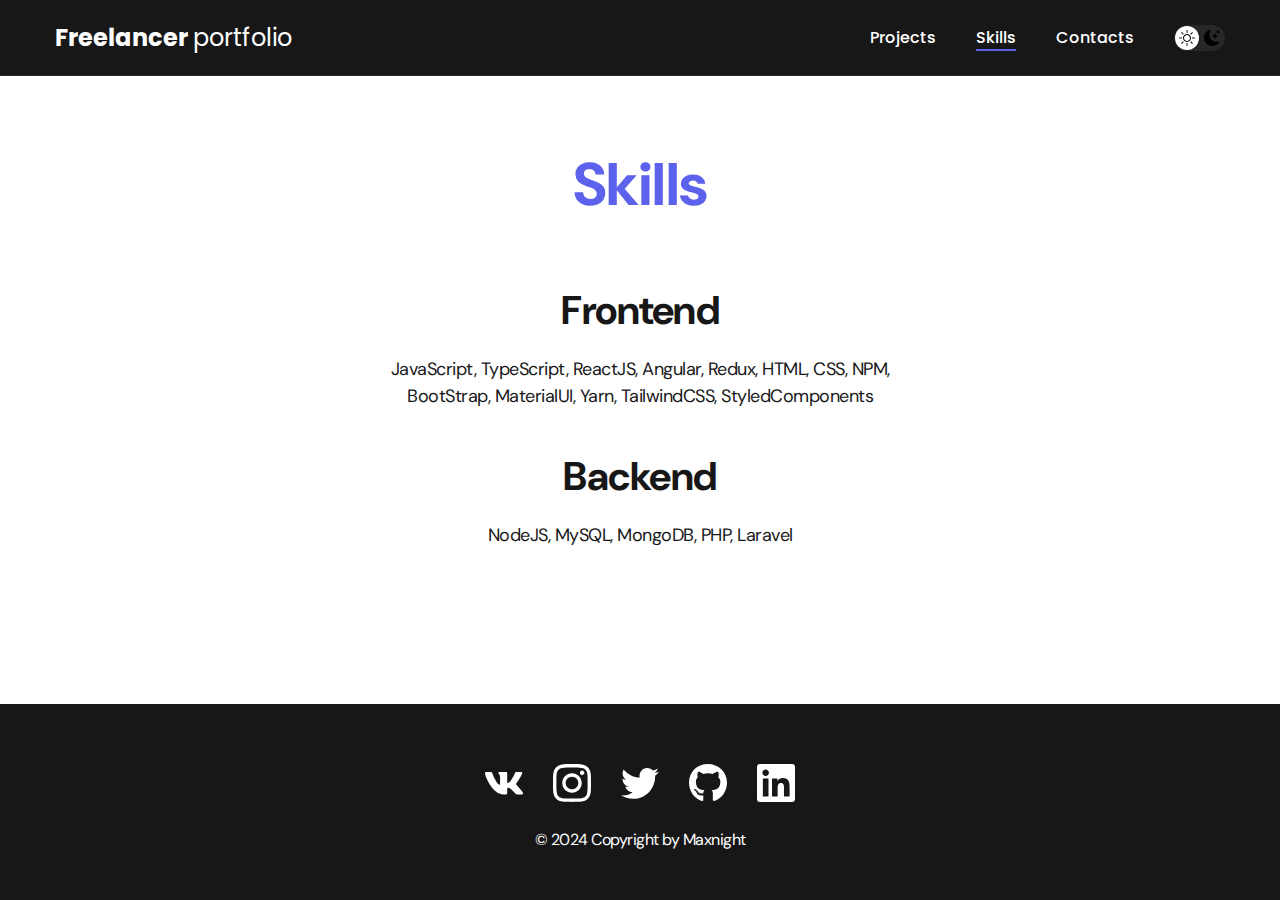
<file: skills.html>
<!DOCTYPE html>
<html lang="en">

<head>
    <meta charset="UTF-8">
    <meta name="viewport" content="width=device-width, initial-scale=1.0">
    <title>Freelancer Portfolio</title>

    <link rel="stylesheet" href="./css/main.css">
</head>

<body>
    <nav class="nav">
        <div class="container">
            <div class="nav-row">
                <a href="" class="logo"><strong>Freelancer </strong>portfolio</a>
                <button class="dark-mode-btn">
                    <img class="dark-mode-btn__icon" src="./img/icons/sun.svg" alt="Light mode">
                    <img class="dark-mode-btn__icon" src="./img/icons/moon.svg" alt="Dark mode">
                </button>
                <ul class="nav-list">
                    <li class="nav-list__item">
                        <a class="nav-list__link " href="./index.html">Projects</a>
                    </li>
                    <li class="nav-list__item">
                        <a class="nav-list__link nav-list__link--active" href="./skills.html">Skills</a>
                    </li>
                    <li class="nav-list__item">
                        <a class="nav-list__link" href="./contact.html">Contacts</a>
                    </li>
                </ul>
            </div>
        </div>
    </nav>


    <main class="section">
        <div class="container">
            <h1 class="title-1">Skills</h1>
            <ul class="content-list">
                <li class="content-list__item">
                    <h2 class="title-2">Frontend</h2>
                    <p>JavaScript, TypeScript, ReactJS, Angular, Redux, HTML, CSS, NPM, BootStrap, MaterialUI, Yarn,
                        TailwindCSS,
                        StyledComponents</p>
                </li>
                <li class="content-list__item">
                    <h2 class="title-2">Backend</h2>
                    <p>NodeJS, MySQL, MongoDB, PHP, Laravel</p>
                </li>
            </ul>
        </div>
    </main>
    <script src="./js/main.js"></script>
    <footer class="footer">
        <div class="container">
            <div class="footer__wrapper">
                <ul class="social">
                    <li class="social__item">
                        <a href="#!">
                            <img alt="Link" src="./img/icons/vk.svg">
                        </a>
                    </li>
                    <li class="social__item">
                        <a href="#!">
                            <img alt="Link" src="./img/icons/instagram.svg">
                        </a>
                    </li>
                    <li class="social__item">
                        <a href="#!">
                            <img alt="Link" src="./img/icons/twitter.svg">
                        </a>
                    </li>
                    <li class="social__item">
                        <a href="#!">
                            <img alt="Link" src="./img/icons/gitHub.svg">
                        </a>
                    </li>
                    <li class="social__item">
                        <a href="#!">
                            <img alt="Link" src="./img/icons/linkedIn.svg">
                        </a>
                    </li>
                </ul>
                <div class="copyright">
                    <p>© 2024 Copyright by Maxnight</p>
                </div>
            </div>
        </div>
    </footer>

</body>

</html>
</file>
<file: css/main.css>
@import "./reset.css";
@import url("https://fonts.googleapis.com/css2?family=DM+Sans:wght@400;500;700&family=Poppins:wght@400;500;700&display=swap");

:root {
  --blackpure: #000;
  --black: #171718;
  --black-border: #26292d;
  --white: #ffffff;
  --purple: #5c62ec;

  --text-color: var(--black);

  --dark-bg: var(--black);
  --dark-border: var(--black-border);
  --headert-text: var(--white);
  --accent: var(--purple);

  /*  Light mode   */
  --page-bg: var(--white);
  --text-color: var(--black);
  --title-1: var(--accent);
  --project--card-bg: var(--white);
  --project--card-text: var(--black);
  --box-shadow: 0 5px 35px 0 rgba(0, 0, 0, 0.25);
}

.dark {
  --page-bg: #252526;
  --text-color: var(--white);
  --title-1: var(--white);
  --project--card-bg: var(--black);
  --project--card-text: var(--white);
  --box-shadow: 0 5px 35px 0 rgba(0, 0, 0, 0.8);
}

html,
body {
  display: flex;
  flex-direction: column;
  min-height: 100vh;
  font-family: "DM Sans", sans-serif;
  letter-spacing: -0.5px;
  background-color: var(--page-bg);
  color: var(--text-color);
}

/*  General   */
.container {
  max-width: 1200px;
  padding: 0 15px;
  margin: 0 auto;
}

.none {
  display: none !important;
}

.title-1 {
  margin-bottom: 60px;
  font-weight: 700;
  font-size: 60px;
  line-height: 1.3;
  text-align: center;
  color: var(--title-1);
}

.title-2 {
  font-size: 40px;
  font-weight: 700;
  line-height: 1.3;
  margin-bottom: 20px;
}

.section {
  padding: 70px 0;
}
/*  NAV    */
.nav {
  padding: 20px 0;
  border-bottom: 1px solid var(--black-border);
  background-color: var(--dark-bg);
  color: var(--headert-text);
  letter-spacing: normal;
}

.nav-row {
  display: flex;
  justify-content: flex-end;
  align-items: center;
  column-gap: 40px;
  row-gap: 20px;
  flex-wrap: wrap;
}

.logo {
  margin-right: auto;
  color: var(--headert-text);
  font-size: 24px;
  font-family: "Poppins", sans-serif;
}

.logo strong {
  font-weight: 700;
}

.nav-list {
  display: flex;
  align-items: center;
  column-gap: 40px;
  row-gap: 10px;
  font-size: 16px;
  font-weight: 500;
  font-family: "Poppins", sans-serif;
}

.nav-list__link {
  color: var(--headert-text);
  transition: opacity 0.2s ease-in;
}

.nav-list__link:hover {
  opacity: 0.8;
}

.nav-list__link--active {
  position: relative;
}

.nav-list__link--active::before {
  content: "";
  position: absolute;
  left: 0;
  top: 100%;
  display: block;
  height: 2px;
  width: 100%;
  background-color: var(--accent);
}

.dark-mode-btn {
  order: 9;
  display: flex;
  justify-content: space-between;
  width: 51px;
  height: 26px;
  padding: 5px;
  border-radius: 50px;
  background-color: #272727;
  position: relative;
}
.dark-mode-btn::before {
  content: "";
  position: absolute;
  top: 1px;
  left: 1px;
  display: block;
  width: 24px;
  height: 24px;
  border-radius: 50%;
  background-color: var(--white);
  transition: left 0.2s ease-in;
}

.dark-mode-btn--active::before {
  left: 26px;
  right: 1px;
}

.dark-mode-btn__icon {
  position: relative;
  z-index: 9;
}

/*  HEADER  */
.header {
  padding: 40px 0;
  min-height: 695px;
  background-color: var(--dark-bg);
  background-image: url("./../img/header-bg.png");
  background-repeat: no-repeat;
  background-size: auto;
  background-position: center;
  color: var(--headert-text);
  display: flex;
  justify-content: center;
  align-items: center;
  text-align: center;
}

.header__wrapper {
  max-width: 700px;
  padding: 0 15px;
}

.header__title {
  margin-bottom: 20px;
  font-weight: 700;
  font-size: 40px;
  line-height: 1.4;
}

.header__title strong {
  font-size: 60px;
  font-weight: 700;
}

.header__title em {
  font-style: normal;
  color: var(--accent);
}

.header__text {
  margin-bottom: 40px;
  font-weight: 500;
  font-size: 18px;
  line-height: 1.333;
}

.header__text p + p {
  margin-top: 0.5em;
}

.btn {
  display: inline-block;
  height: 48px;
  font-weight: 500;
  font-size: 16px;
  line-height: 1.5;
  letter-spacing: 0.15px;
  color: var(--headert-text);
  border-radius: 5px;
  padding: 12px 28px;
  background-color: var(--accent);
  transition: opacity 0.2s ease-in;
}

.btn:hover {
  opacity: 0.8;
}

.btn:active {
  position: relative;
  top: 1px;
}

.btn-outline {
  height: 48px;
  font-weight: 500;
  font-size: 16px;
  border: 1px solid var(--blackpure);
  background-color: var(--white);
  padding: 12px 20px;
  border-radius: 5px;
  color: var(--blackpure);
  display: flex;
  column-gap: 10px;
  align-items: center;
  transition: opacity 0.2s ease-in;
}

.btn-outline:hover {
  opacity: 0.8;
}

.btn-outline:active {
  position: relative;
  top: 1px;
}

/*  MAIN   */
.projects {
  display: flex;
  justify-content: center;
  flex-wrap: wrap;
  column-gap: 30px;
  row-gap: 30px;
}

.project {
  max-width: 370px;
  background-color: var(--project--card-bg);
  box-shadow: var(--box-shadow);
  border-radius: 10px;
}

.project__img {
  border-radius: 10px;
}

.project__title {
  padding: 15px 20px 25px;
  font-weight: 700;
  font-size: 24px;
  line-height: 1.3;
  text-align: center;
  color: var(--project--card-text);
}
/*  Project details    */
.project-details {
  max-width: 865px;
  margin: 0 auto;
  display: flex;
  flex-direction: column;
  align-items: center;
}

.project-details__cover {
  max-width: 100%;
  margin-bottom: 40px;
  box-shadow: 0 5px 35px 0 rgba(0, 0, 0, 0.25);
  border-radius: 10px;
}

.project-details__desc {
  font-weight: 700;
  font-size: 24px;
  line-height: 1.3;
  text-align: center;
  margin-bottom: 30px;
}
/*  Contant list    */
.content-list {
  max-width: 570px;
  display: flex;
  flex-direction: column;
  align-items: center;
  text-align: center;
  row-gap: 40px;
  margin: 0 auto;
}

.content-list a {
  color: var(--accent);
}

.content-list__item {
  font-size: 18px;
  line-height: 1.5;
}

.content-list__item p + p {
  margin-top: 0.5em;
}

/*  FOOTER   */
.footer {
  background-color: var(--dark-bg);
  padding: 60px 0 50px;
  color: var(--headert-text);
  margin-top: auto;
}

.footer__wrapper {
  display: flex;
  flex-direction: column;
  align-items: center;
  row-gap: 27px;
}

.social {
  display: flex;
  column-gap: 30px;
  align-items: center;
}

.copyright {
  font-size: 16px;
}

.copyright p + p {
  margin-top: 0.5em;
}

@media (max-width: 620px) {
  .nav-row {
    justify-content: space-between;
  }
  .dark-mode-btn {
    order: 0;
  }
  .header {
    min-height: unset;
  }
  .header__title {
    font-size: 30px;
  }
  .header__title strong {
    font-size: 40px;
  }
  .section {
    padding: 40px 0;
  }
  .title-1 {
    margin-bottom: 30px;
    font-size: 40px;
  }
  .title-2 {
    margin-bottom: 10px;
    font-size: 30px;
  }
  .project__title {
    font-size: 22px;
  }
  .project-details__desc {
    margin-bottom: 20px;
    font-size: 22px;
  }
  .content-list {
    row-gap: 20px;
  }
  .content-list__item {
    font-size: 16px;
  }
  .footer {
    padding: 40px 0 30px;
  }
  .footer__wrapper {
    row-gap: 20px;
  }
  .social {
    column-gap: 20;
  }
  .social__item {
    width: 28px;
  }
}
</file>
